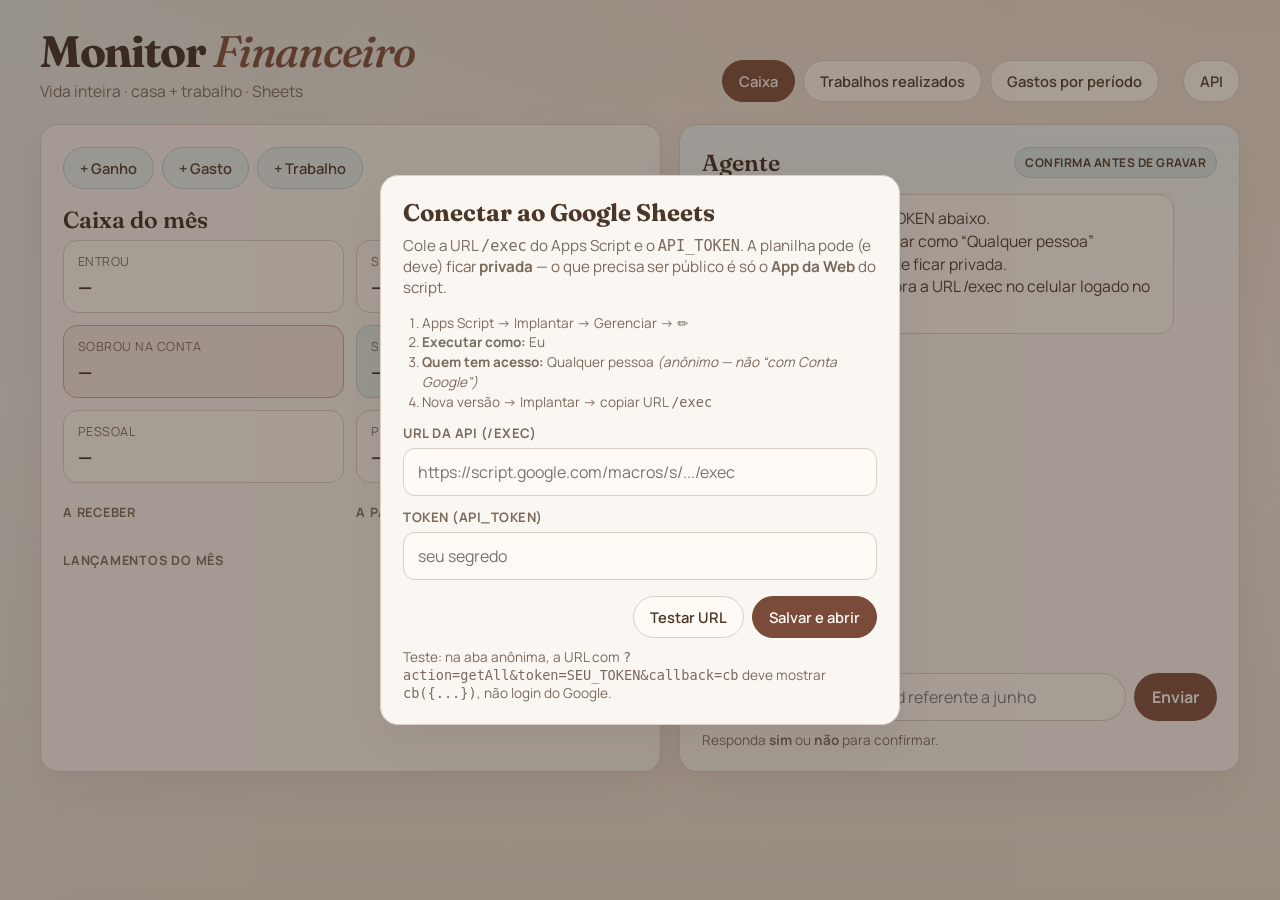
<file: docs/index.html>
<!DOCTYPE html>
<html lang="pt-BR">
<head>
  <meta charset="UTF-8" />
  <meta name="viewport" content="width=device-width, initial-scale=1" />
  <title>Monitor Financeiro</title>
  <link rel="preconnect" href="https://fonts.googleapis.com" />
  <link rel="preconnect" href="https://fonts.gstatic.com" crossorigin />
  <link href="https://fonts.googleapis.com/css2?family=Fraunces:opsz,wght@9..144,500;9..144,700&family=Manrope:wght@400;600;700&display=swap" rel="stylesheet" />
  <link rel="stylesheet" href="./styles.css" />
</head>
<body>
  <div id="setup-overlay" class="setup-overlay" hidden>
    <div class="setup-card">
      <h2>Conectar ao Google Sheets</h2>
      <p class="view-sub">
        Cole a URL <code>/exec</code> do Apps Script e o <code>API_TOKEN</code>.
        A planilha pode (e deve) ficar <strong>privada</strong> — o que precisa ser público é só o
        <strong>App da Web</strong> do script.
      </p>
      <ol class="hint" style="padding-left:1.2rem;line-height:1.45">
        <li>Apps Script → Implantar → Gerenciar → ✏️</li>
        <li><strong>Executar como:</strong> Eu</li>
        <li><strong>Quem tem acesso:</strong> Qualquer pessoa <em>(anônimo — não “com Conta Google”)</em></li>
        <li>Nova versão → Implantar → copiar URL <code>/exec</code></li>
      </ol>
      <div class="field">
        <label for="cfg-url">URL da API (/exec)</label>
        <input id="cfg-url" type="url" placeholder="https://script.google.com/macros/s/.../exec" autocomplete="off" />
      </div>
      <div class="field">
        <label for="cfg-token">Token (API_TOKEN)</label>
        <input id="cfg-token" type="password" placeholder="seu segredo" autocomplete="off" />
      </div>
      <p id="setup-error" class="hint" style="color:#9a4a22" hidden></p>
      <div class="modal-actions">
        <button type="button" class="btn-ghost" id="cfg-test">Testar URL</button>
        <button type="button" class="btn-primary" id="cfg-save">Salvar e abrir</button>
      </div>
      <p class="hint">Teste: na aba anônima, a URL com <code>?action=getAll&amp;token=SEU_TOKEN&amp;callback=cb</code> deve mostrar <code>cb({...})</code>, não login do Google.</p>
    </div>
  </div>

  <div id="modal-overlay" class="modal-overlay" hidden>
    <div class="modal-card">
      <h2 id="modal-title">Novo registro</h2>
      <form id="modal-form">
        <input type="hidden" id="f-kind" />
        <div class="form-grid">
          <div class="field">
            <label for="f-valor">Valor (R$)</label>
            <input id="f-valor" type="number" min="0" step="0.01" required />
          </div>
          <div class="field">
            <label for="f-data">Data</label>
            <input id="f-data" type="date" required />
          </div>
          <div class="field" id="wrap-lente">
            <label for="f-lente">Lente</label>
            <select id="f-lente">
              <option value="pessoal">Pessoal</option>
              <option value="profissional">Profissional</option>
              <option value="misto">Misto</option>
            </select>
          </div>
          <div class="field" id="wrap-categoria">
            <label for="f-categoria">Categoria</label>
            <input id="f-categoria" type="text" placeholder="ex.: moradia, plantao" />
          </div>
          <div class="field" id="wrap-tipo" hidden>
            <label for="f-tipo">Tipo de trabalho</label>
            <select id="f-tipo">
              <option value="plantao">Plantão</option>
              <option value="consulta">Consulta</option>
              <option value="procedimento">Procedimento</option>
              <option value="outro">Outro</option>
            </select>
          </div>
          <div class="field" id="wrap-pagador">
            <label for="f-pagador">Pagador / local</label>
            <input id="f-pagador" type="text" placeholder="Unimed, Hospital…" />
          </div>
          <div class="field" id="wrap-status">
            <label for="f-status">Status</label>
            <select id="f-status">
              <option value="realizado">Realizado</option>
              <option value="previsto">Previsto</option>
            </select>
          </div>
        </div>
        <div class="field">
          <label for="f-nota">Nota</label>
          <textarea id="f-nota" rows="2" placeholder="Opcional"></textarea>
        </div>
        <p id="modal-error" class="hint" style="color:#9a4a22" hidden></p>
        <div class="modal-actions">
          <button type="button" class="btn-ghost" id="modal-cancel">Cancelar</button>
          <button type="submit" class="btn-primary">Salvar</button>
        </div>
      </form>
    </div>
  </div>

  <div class="app">
    <header class="top">
      <div class="brand-block">
        <p class="brand">Monitor <em>Financeiro</em></p>
        <p class="tag">Vida inteira · casa + trabalho · Sheets</p>
      </div>
      <nav class="views" aria-label="Visões">
        <button type="button" class="view-btn active" data-view="caixa">Caixa</button>
        <button type="button" class="view-btn" data-view="trabalhos">Trabalhos realizados</button>
        <button type="button" class="view-btn" data-view="gastos">Gastos por período</button>
      </nav>
      <div class="top-tools">
        <p id="month-label" class="month-label"></p>
        <button type="button" class="btn-ghost" id="btn-config" title="Reconfigurar API">API</button>
      </div>
    </header>

    <main class="layout">
      <section class="panel data" aria-label="Painel de dados">
        <div class="actions-row">
          <button type="button" class="btn-soft" data-open="ganho">+ Ganho</button>
          <button type="button" class="btn-soft" data-open="gasto">+ Gasto</button>
          <button type="button" class="btn-soft" data-open="trabalho">+ Trabalho</button>
        </div>

        <div id="view-caixa" class="view active">
          <h2>Caixa do mês</h2>
          <div class="metrics">
            <div>
              <span class="label">Entrou</span>
              <strong id="m-entrou">—</strong>
            </div>
            <div>
              <span class="label">Saiu</span>
              <strong id="m-saiu">—</strong>
            </div>
            <div class="highlight">
              <span class="label">Sobrou na conta</span>
              <strong id="m-conta">—</strong>
            </div>
            <div class="highlight truth">
              <span class="label">Sobrou de verdade</span>
              <strong id="m-verdade">—</strong>
            </div>
          </div>
          <div class="lenses">
            <div>
              <span class="label">Pessoal</span>
              <strong id="m-pessoal">—</strong>
            </div>
            <div>
              <span class="label">Profissional</span>
              <strong id="m-prof">—</strong>
            </div>
          </div>
          <div class="lists">
            <div>
              <h3>A receber <span id="m-receber" class="muted"></span></h3>
              <ul id="list-receber"></ul>
            </div>
            <div>
              <h3>A pagar <span id="m-pagar" class="muted"></span></h3>
              <ul id="list-pagar"></ul>
            </div>
          </div>
          <div>
            <h3>Lançamentos do mês</h3>
            <ul id="list-lanc"></ul>
          </div>
        </div>

        <div id="view-trabalhos" class="view" hidden>
          <div class="view-head">
            <h2>Trabalhos realizados</h2>
            <p class="view-sub">Consultas, plantões e procedimentos — e o que já foi pago</p>
          </div>
          <div class="metrics three" id="trabalhos-metrics">
            <div>
              <span class="label">Esperado</span>
              <strong id="t-esperado">—</strong>
            </div>
            <div class="highlight mint">
              <span class="label">Recebido</span>
              <strong id="t-recebido">—</strong>
            </div>
            <div class="highlight">
              <span class="label">Em aberto</span>
              <strong id="t-aberto">—</strong>
            </div>
          </div>
          <div class="status-row" id="trabalhos-status"></div>
          <div class="table-wrap">
            <table class="data-table" aria-label="Lista de trabalhos">
              <thead>
                <tr>
                  <th>Data</th>
                  <th>Tipo</th>
                  <th>Local / pagador</th>
                  <th>Esperado</th>
                  <th>Recebido</th>
                  <th>Status</th>
                </tr>
              </thead>
              <tbody id="trabalhos-body"></tbody>
            </table>
            <p id="trabalhos-empty" class="empty" hidden>Nenhum trabalho ainda. Use + Trabalho ou o chat.</p>
          </div>
        </div>

        <div id="view-gastos" class="view" hidden>
          <div class="view-head">
            <h2>Gastos por período</h2>
            <p class="view-sub">Últimos 6 meses · pessoal e profissional</p>
          </div>
          <div class="metrics">
            <div class="highlight">
              <span class="label">Total no período</span>
              <strong id="g-total">—</strong>
            </div>
            <div>
              <span class="label">Pessoal</span>
              <strong id="g-pessoal">—</strong>
            </div>
            <div>
              <span class="label">Profissional</span>
              <strong id="g-prof">—</strong>
            </div>
            <div class="highlight mint">
              <span class="label">Meses</span>
              <strong id="g-meses">6</strong>
            </div>
          </div>
          <h3>Por mês</h3>
          <div id="gastos-bars" class="bars" aria-label="Gráfico de gastos mensais"></div>
          <div class="legend">
            <span><i class="pessoal"></i>Pessoal</span>
            <span><i class="profissional"></i>Profissional</span>
          </div>
          <h3>Por categoria</h3>
          <ul id="gastos-cats" class="cat-list"></ul>
        </div>
      </section>

      <section class="panel chat" aria-label="Agente">
        <div class="chat-head">
          <h2>Agente</h2>
          <span class="pill">confirma antes de gravar</span>
        </div>
        <div id="messages" class="messages" role="log" aria-live="polite"></div>
        <form id="chat-form" class="composer">
          <input
            id="chat-input"
            type="text"
            autocomplete="off"
            placeholder='Ex.: Caiu 3600 da Unimed referente a junho'
            aria-label="Mensagem para o agente"
          />
          <button type="submit">Enviar</button>
        </form>
        <p class="hint">Responda <strong>sim</strong> ou <strong>não</strong> para confirmar.</p>
      </section>
    </main>
  </div>

  <script src="./js/config.js"></script>
  <script src="./js/api.js"></script>
  <script src="./js/summary.js"></script>
  <script src="./js/agent.js"></script>
  <script src="./js/app.js"></script>
</body>
</html>
</file>
<file: docs/styles.css>
/* Palette from clinic reference: wood, terracotta, cocoa, seafoam */
:root {
  --ink: #4a3728;
  --ink-deep: #3a2a1f;
  --muted: #7a6a5c;
  --paper: #f3ebe3;
  --panel: #faf6f1;
  --line: #d9cfc4;
  --terracotta: #b25b2d;
  --terracotta-deep: #9a4a22;
  --cocoa: #7b4b3a;
  --seafoam: #dae8e8;
  --seafoam-deep: #b9d0d0;
  --sand: #e8ddd2;
  --cream: #fffaf5;
  --shadow: 0 18px 40px rgba(74, 55, 40, 0.08);
  --radius: 18px;
  --font-display: "Fraunces", Georgia, serif;
  --font-body: "Manrope", system-ui, sans-serif;
}

* { box-sizing: border-box; }

body {
  margin: 0;
  min-height: 100vh;
  color: var(--ink);
  font-family: var(--font-body);
  background:
    linear-gradient(120deg, rgba(218, 232, 232, 0.55), transparent 42%),
    linear-gradient(200deg, rgba(178, 91, 45, 0.08), transparent 40%),
    linear-gradient(180deg, #efe6dc 0%, var(--paper) 45%, #e7ddd2 100%);
}

.app {
  max-width: 1240px;
  margin: 0 auto;
  padding: 28px 20px 40px;
}

.top {
  display: grid;
  grid-template-columns: 1fr auto auto;
  align-items: end;
  gap: 16px;
  margin-bottom: 22px;
}

.brand {
  margin: 0;
  font-family: var(--font-display);
  font-size: clamp(2rem, 4vw, 2.75rem);
  font-weight: 700;
  letter-spacing: -0.03em;
  line-height: 1.05;
  color: var(--ink-deep);
}

.brand em {
  font-style: italic;
  color: var(--cocoa);
  font-weight: 500;
}

.tag, .month-label, .hint, .label, .muted, .view-sub {
  color: var(--muted);
}

.tag { margin: 6px 0 0; font-size: 0.98rem; }

.month-label {
  margin: 0;
  font-weight: 700;
  color: var(--cocoa);
}

.views {
  display: flex;
  flex-wrap: wrap;
  gap: 8px;
  justify-content: center;
}

.view-btn, .btn-ghost, .btn-primary, .btn-soft {
  border: 1px solid var(--line);
  background: var(--cream);
  color: var(--ink);
  border-radius: 999px;
  padding: 10px 16px;
  font: inherit;
  font-weight: 600;
  font-size: 0.92rem;
  cursor: pointer;
  transition: background 0.15s ease, color 0.15s ease, border-color 0.15s ease;
}

.view-btn:hover, .btn-ghost:hover { border-color: var(--cocoa); }

.view-btn.active, .btn-primary {
  background: var(--cocoa);
  border-color: var(--cocoa);
  color: #fffaf6;
}

.btn-soft {
  background: color-mix(in srgb, var(--seafoam) 70%, white);
  border-color: var(--seafoam-deep);
}

.actions-row {
  display: flex;
  flex-wrap: wrap;
  gap: 8px;
  margin: 0 0 16px;
}

.layout {
  display: grid;
  grid-template-columns: minmax(300px, 1.05fr) minmax(300px, 0.95fr);
  gap: 18px;
}

.panel {
  background: #faf6f1;
  border: 1px solid var(--line);
  border-radius: var(--radius);
  box-shadow: var(--shadow);
  padding: 22px;
  min-height: 72vh;
}

.panel h2 {
  margin: 0 0 6px;
  font-family: var(--font-display);
  font-size: 1.45rem;
  font-weight: 600;
  color: var(--ink-deep);
}

.view-sub {
  margin: 0 0 16px;
  font-size: 0.95rem;
}

.panel h3 {
  margin: 20px 0 10px;
  font-size: 0.8rem;
  text-transform: uppercase;
  letter-spacing: 0.06em;
  color: var(--muted);
}

.view[hidden] { display: none !important; }

.metrics {
  display: grid;
  grid-template-columns: 1fr 1fr;
  gap: 12px;
}

.metrics.three {
  grid-template-columns: repeat(3, 1fr);
}

.metrics > div, .lenses > div {
  padding: 12px 14px;
  border-radius: 14px;
  background: var(--cream);
  border: 1px solid var(--line);
}

.metrics .highlight {
  background: color-mix(in srgb, var(--terracotta) 14%, white);
  border-color: color-mix(in srgb, var(--terracotta) 35%, var(--line));
}

.metrics .truth,
.metrics .mint {
  background: color-mix(in srgb, var(--seafoam) 80%, white);
  border-color: var(--seafoam-deep);
}

.metrics .label, .lenses .label {
  display: block;
  font-size: 0.78rem;
  margin-bottom: 4px;
  text-transform: uppercase;
  letter-spacing: 0.04em;
}

.metrics strong, .lenses strong {
  font-size: 1.15rem;
  font-variant-numeric: tabular-nums;
  color: var(--ink-deep);
}

.lenses {
  display: grid;
  grid-template-columns: 1fr 1fr;
  gap: 12px;
  margin-top: 12px;
}

.lists {
  display: grid;
  grid-template-columns: 1fr 1fr;
  gap: 12px;
}

ul {
  list-style: none;
  margin: 0;
  padding: 0;
}

ul li {
  padding: 8px 0;
  border-bottom: 1px solid var(--line);
  font-size: 0.92rem;
  line-height: 1.35;
}

.status-row {
  display: flex;
  flex-wrap: wrap;
  gap: 8px;
  margin: 14px 0 16px;
}

.badge {
  display: inline-flex;
  align-items: center;
  gap: 6px;
  padding: 6px 12px;
  border-radius: 999px;
  font-size: 0.82rem;
  font-weight: 700;
  border: 1px solid var(--line);
  background: var(--sand);
  color: var(--ink);
}

.badge.pago {
  background: var(--seafoam);
  border-color: var(--seafoam-deep);
}

.badge.parcial {
  background: color-mix(in srgb, var(--terracotta) 18%, white);
  border-color: color-mix(in srgb, var(--terracotta) 40%, var(--line));
}

.badge.aberto {
  background: #f3e6dc;
  border-color: var(--line);
}

.table-wrap { overflow-x: auto; }

.data-table {
  width: 100%;
  border-collapse: collapse;
  font-size: 0.9rem;
}

.data-table th {
  text-align: left;
  font-size: 0.72rem;
  text-transform: uppercase;
  letter-spacing: 0.05em;
  color: var(--muted);
  padding: 8px 6px;
  border-bottom: 1px solid var(--line);
}

.data-table td {
  padding: 10px 6px;
  border-bottom: 1px solid var(--line);
  vertical-align: top;
}

.data-table tr:hover td {
  background: color-mix(in srgb, var(--seafoam) 35%, transparent);
}

.bars {
  display: flex;
  align-items: flex-end;
  gap: 10px;
  min-height: 180px;
  padding: 12px 4px 0;
  border-bottom: 1px solid var(--line);
}

.bar-col {
  flex: 1;
  display: flex;
  flex-direction: column;
  align-items: center;
  gap: 8px;
  min-width: 0;
}

.bar-stack {
  width: 100%;
  max-width: 48px;
  height: 140px;
  display: flex;
  flex-direction: column;
  justify-content: flex-end;
  border-radius: 10px 10px 4px 4px;
  overflow: hidden;
  background: var(--sand);
}

.bar-seg {
  width: 100%;
  min-height: 0;
}

.bar-seg.pessoal { background: var(--terracotta); }
.bar-seg.profissional { background: var(--cocoa); }

.bar-label {
  font-size: 0.72rem;
  color: var(--muted);
  text-align: center;
  line-height: 1.2;
}

.bar-value {
  font-size: 0.7rem;
  font-weight: 700;
  color: var(--ink);
  text-align: center;
}

.cat-list li {
  display: grid;
  grid-template-columns: 1fr auto;
  gap: 12px;
  align-items: center;
}

.cat-track {
  grid-column: 1 / -1;
  height: 8px;
  border-radius: 999px;
  background: var(--sand);
  overflow: hidden;
  margin-top: -4px;
  margin-bottom: 6px;
}

.cat-fill {
  height: 100%;
  background: linear-gradient(90deg, var(--terracotta), var(--cocoa));
  border-radius: inherit;
}

.legend {
  display: flex;
  gap: 14px;
  margin-top: 12px;
  font-size: 0.82rem;
  color: var(--muted);
}

.legend i {
  display: inline-block;
  width: 10px;
  height: 10px;
  border-radius: 3px;
  margin-right: 6px;
}

.legend .pessoal { background: var(--terracotta); }
.legend .profissional { background: var(--cocoa); }

.chat {
  display: flex;
  flex-direction: column;
  background:
    linear-gradient(180deg, color-mix(in srgb, var(--seafoam) 45%, white), transparent 28%),
    var(--panel);
}

.chat-head {
  display: flex;
  align-items: center;
  justify-content: space-between;
  gap: 10px;
  margin-bottom: 12px;
}

.chat-head h2 { margin: 0; }

.pill {
  font-size: 0.75rem;
  font-weight: 700;
  text-transform: uppercase;
  letter-spacing: 0.04em;
  padding: 6px 10px;
  border-radius: 999px;
  background: var(--seafoam);
  color: var(--ink);
  border: 1px solid var(--seafoam-deep);
}

.messages {
  flex: 1;
  overflow-y: auto;
  display: flex;
  flex-direction: column;
  gap: 12px;
  padding: 4px 2px 16px;
  max-height: calc(72vh - 160px);
}

.bubble {
  max-width: 92%;
  padding: 12px 14px;
  border-radius: 14px;
  white-space: pre-wrap;
  line-height: 1.45;
  font-size: 0.98rem;
}

.bubble.bot {
  align-self: flex-start;
  background: var(--cream);
  border: 1px solid var(--line);
}

.bubble.user {
  align-self: flex-end;
  background: var(--terracotta);
  color: #fff8f3;
}

.composer {
  display: flex;
  gap: 8px;
  margin-top: auto;
}

.composer input, .field input, .field select, .field textarea {
  border: 1px solid var(--line);
  border-radius: 12px;
  padding: 12px 14px;
  font: inherit;
  background: var(--cream);
  color: var(--ink);
  width: 100%;
}

.composer input {
  flex: 1;
  border-radius: 999px;
  padding: 12px 16px;
}

.composer input:focus, .field input:focus, .field select:focus, .field textarea:focus {
  outline: 2px solid color-mix(in srgb, var(--terracotta) 45%, transparent);
  outline-offset: 1px;
}

.composer button {
  border: 0;
  border-radius: 999px;
  padding: 12px 18px;
  font: inherit;
  font-weight: 700;
  background: var(--cocoa);
  color: #fffaf6;
  cursor: pointer;
}

.composer button:hover {
  background: var(--terracotta-deep);
}

.hint {
  margin: 10px 0 0;
  font-size: 0.85rem;
}

.empty {
  color: var(--muted);
  font-size: 0.9rem;
  padding: 8px 0;
}

.setup-overlay, .modal-overlay {
  position: fixed;
  inset: 0;
  background: rgba(58, 42, 31, 0.45);
  display: flex;
  align-items: center;
  justify-content: center;
  padding: 20px;
  z-index: 40;
}

.setup-overlay[hidden], .modal-overlay[hidden] {
  display: none !important;
}

.setup-card, .modal-card {
  width: min(520px, 100%);
  background: var(--panel);
  border: 1px solid var(--line);
  border-radius: var(--radius);
  box-shadow: var(--shadow);
  padding: 22px;
}

.setup-card h2, .modal-card h2 {
  margin: 0 0 8px;
  font-family: var(--font-display);
}

.field {
  display: grid;
  gap: 6px;
  margin: 12px 0;
}

.field label {
  font-size: 0.82rem;
  font-weight: 700;
  color: var(--muted);
  text-transform: uppercase;
  letter-spacing: 0.04em;
}

.form-grid {
  display: grid;
  grid-template-columns: 1fr 1fr;
  gap: 8px 12px;
}

.modal-actions {
  display: flex;
  justify-content: flex-end;
  gap: 8px;
  margin-top: 16px;
}

.top-tools {
  display: flex;
  gap: 8px;
  justify-content: flex-end;
}

@media (max-width: 980px) {
  .top {
    grid-template-columns: 1fr;
    align-items: start;
  }
  .views { justify-content: start; }
  .layout, .lists, .metrics, .metrics.three, .lenses, .form-grid {
    grid-template-columns: 1fr;
  }
  .panel { min-height: auto; }
  .messages { max-height: 42vh; }
}
</file>
